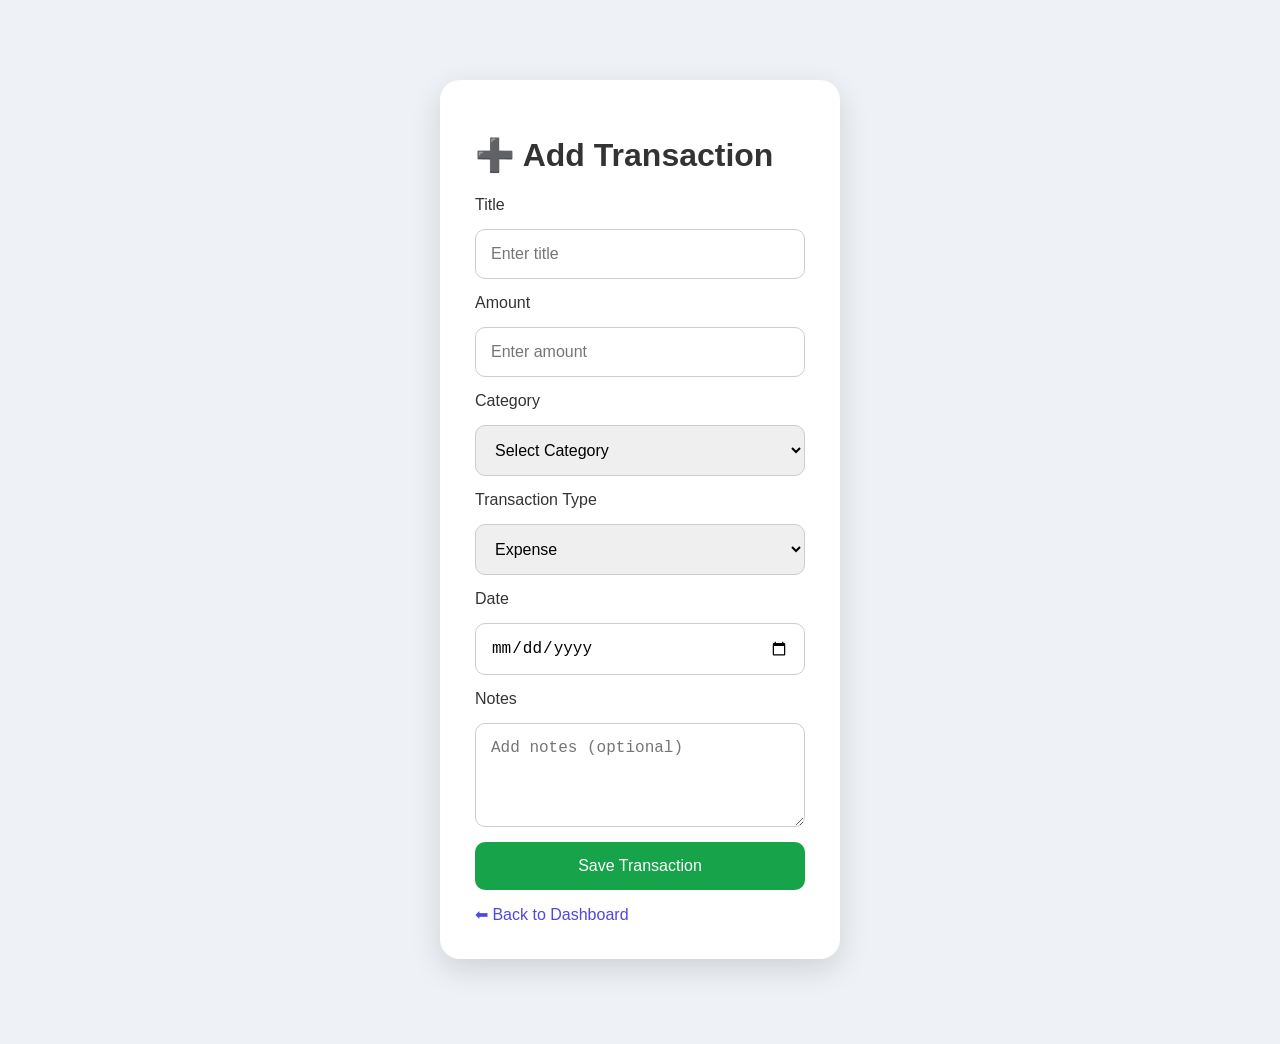
<file: templates/add_expense.html>
<!DOCTYPE html>
<html>
<head>
<title>Add Transaction</title>
<link rel="stylesheet" href="/static/style.css">
</head>
<body>
<div class="form-container">
<h1>➕ Add Transaction</h1>
<form method="POST">
<label>
Title
</label>
<input 
type="text"
name="title"
placeholder="Enter title"
required>
<label>
Amount
</label>
<input
type="number"
name="amount"
placeholder="Enter amount"
min="1"
required>
<label>
Category
</label>
<select name="category" required>
<option value="">
Select Category
</option>
<option value="Food">
Food
</option>
<option value="Travel">
Travel
</option>
<option value="Shopping">
Shopping
</option>
<option value="Education">
Education
</option>
<option value="Bills">
Bills
</option>
<option value="Entertainment">
Entertainment
</option>
<option value="Other">
Other
</option>
</select>
<label>
Transaction Type
</label>
<select name="type" required>
<option value="Expense">
Expense
</option>
<option value="Income">
Income
</option>
</select>
<label>
Date
</label>
<input
type="date"
name="date"
required>
<label>
Notes
</label>
<textarea
name="notes"
placeholder="Add notes (optional)"
rows="4"></textarea>
<button class="save-btn">
Save Transaction
</button>
<a class="back-btn" href="/">
⬅ Back to Dashboard
</a>
</form>
</div>
</body>
</html>
</file>
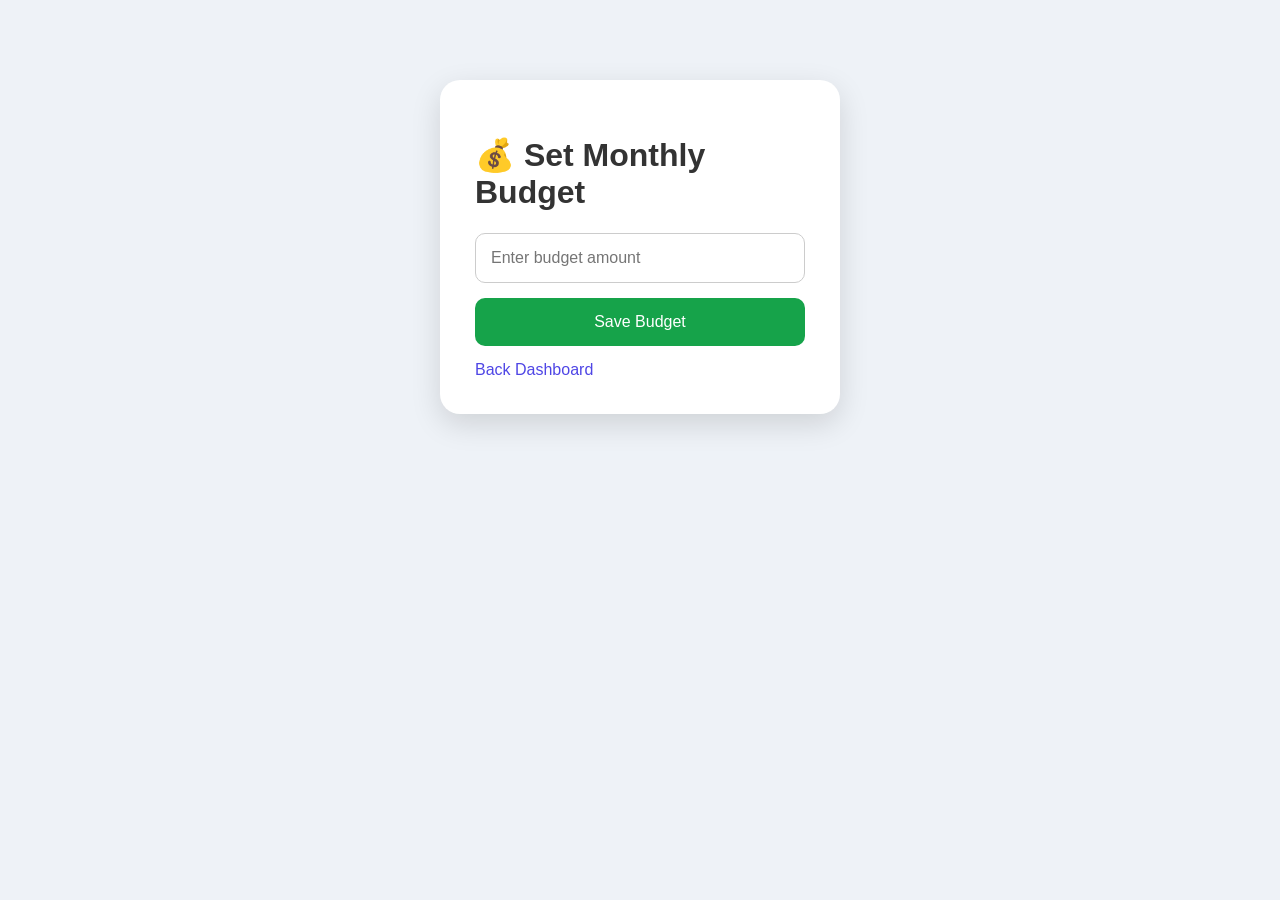
<file: templates/budget.html>
<!DOCTYPE html>
<html>
<head>
<title>Budget</title>
<link rel="stylesheet" href="/static/style.css">
</head>
<body>
<div class="form-container">
<h1>💰 Set Monthly Budget</h1>
<form method="POST">
<input
type="number"
name="amount"
placeholder="Enter budget amount"
required>
<button class="save-btn">
Save Budget
</button>
<a href="/">
Back Dashboard
</a>
</form>
</div>
</body>
</html>
</file>
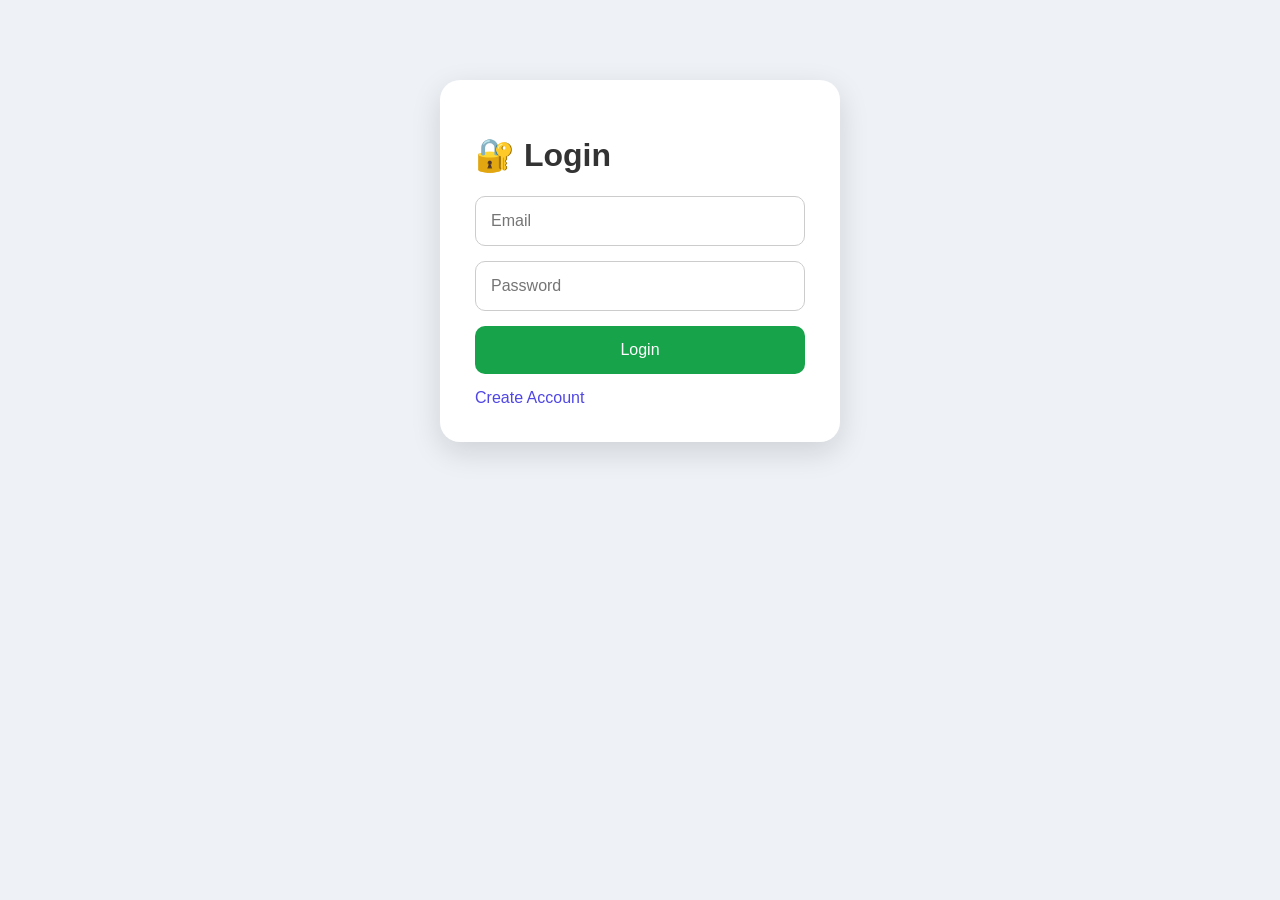
<file: templates/login.html>
<!DOCTYPE html>
<html>
<head>
<title>Login</title>
<link rel="stylesheet" href="/static/style.css">
</head>
<body>
<div class="form-container">
<h1>🔐 Login</h1>
<form method="POST">
<input
name="email"
placeholder="Email"
required>
<input
type="password"
name="password"
placeholder="Password"
required>
<button class="save-btn">
Login
</button>
<a href="/register">
Create Account
</a>
</form>
</div>
</body>
</html>
</file>
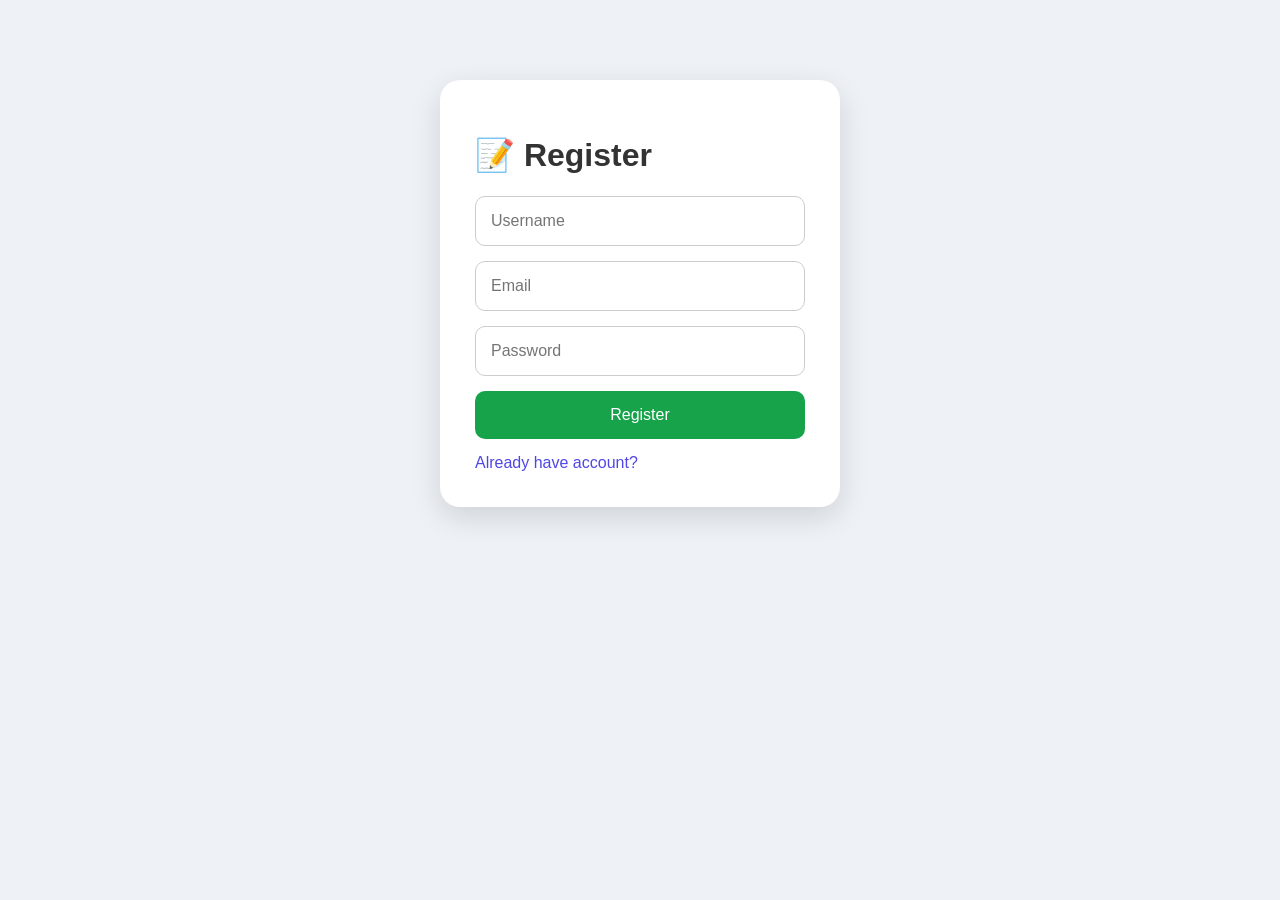
<file: templates/register.html>
<!DOCTYPE html>
<html>
<head>
<title>Register</title>
<link rel="stylesheet" href="/static/style.css">
</head>
<body>
<div class="form-container">
<h1>📝 Register</h1>
<form method="POST">
<input
name="username"
placeholder="Username"
required>
<input
name="email"
placeholder="Email"
required>
<input
type="password"
name="password"
placeholder="Password"
required>
<button class="save-btn">
Register
</button>
<a href="/login">
Already have account?
</a>
</form>
</div>
</body>
</html>
</file>
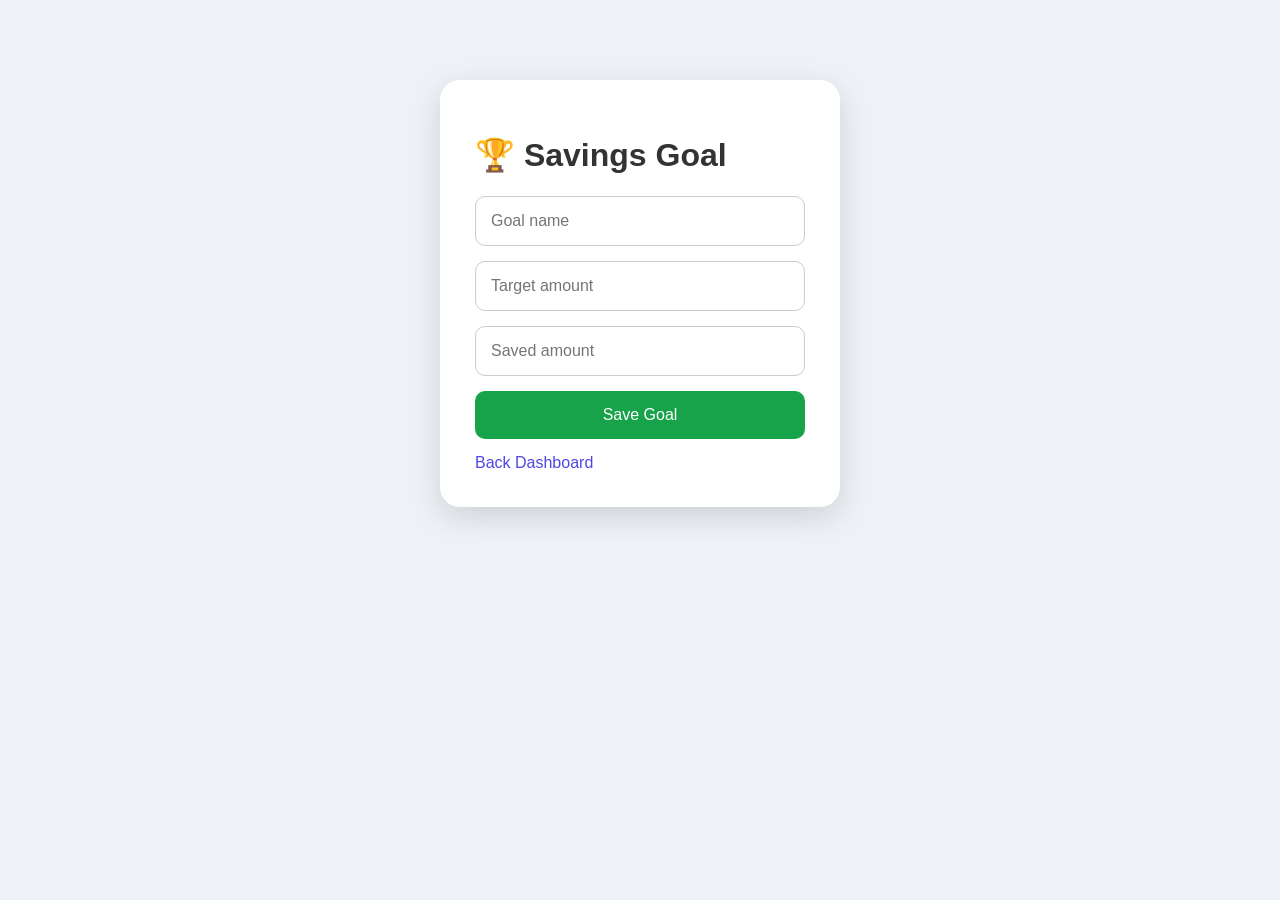
<file: templates/savings.html>
<!DOCTYPE html>
<html>
<head>
<title>Savings Goal</title>
<link rel="stylesheet" href="/static/style.css">
</head>
<body>
<div class="form-container">
<h1>🏆 Savings Goal</h1>
<form method="POST">
<input
name="goal"
placeholder="Goal name"
required>
<input
name="target"
type="number"
placeholder="Target amount"
required>
<input
name="saved"
type="number"
placeholder="Saved amount"
required>
<button class="save-btn">
Save Goal
</button>
<a href="/">
Back Dashboard
</a>
</form>
</div>
</body>
</html>
</file>
<file: static/style.css>
*{
box-sizing:border-box;
}
body{
margin:0;
font-family:'Segoe UI',Arial;
background:#eef2f7;
color:#333;
}
.container{
width:90%;
margin:auto;
padding:30px;
}
.header{
display:flex;
justify-content:space-between;
align-items:center;
}
.header h1{
font-size:32px;
}
button{
border:none;
cursor:pointer;
}
.add-btn{
background:#4f46e5;
color:white;
padding:14px 25px;
border-radius:10px;
font-size:16px;
}
.cards{
display:grid;
grid-template-columns:repeat(3,1fr);
gap:20px;
margin-top:30px;
}
.card{
background:white;
padding:25px;
border-radius:20px;
box-shadow:0 10px 25px #0001;
}
.card h3{
color:#666;
}
.card h1{
color:#4f46e5;
}
.chart-box,
.table-box{
background:white;
margin-top:30px;
padding:25px;
border-radius:20px;
box-shadow:0 10px 25px #0001;
}
canvas{
max-height:300px;
}
table{
width:100%;
border-collapse:collapse;
}
th{
background:#4f46e5;
color:white;
padding:15px;
}
td{
padding:15px;
border-bottom:1px solid #ddd;
}
.money{
font-weight:bold;
color:#16a34a;
}
.tag{
background:#e0e7ff;
padding:6px 12px;
border-radius:20px;
}
.form-container{
width:400px;
margin:80px auto;
background:white;
padding:35px;
border-radius:20px;
box-shadow:0 10px 30px #0002;
}
form{
display:flex;
flex-direction:column;
gap:15px;
}
input,select,textarea{
padding:15px;
border-radius:10px;
border:1px solid #ccc;
font-size:16px;
}
.save-btn{
background:#16a34a;
color:white;
padding:15px;
border-radius:10px;
font-size:16px;
}
a{
text-decoration:none;
color:#4f46e5;
}
.edit{
background:#2563eb;
color:white;
padding:8px 14px;
border-radius:8px;
margin-right:5px;
}
.delete{
background:#dc2626;
color:white;
padding:8px 14px;
border-radius:8px;
}
.report-btn{
background:#f59e0b;
color:white;
padding:14px 25px;
border-radius:10px;
}
@media(max-width:800px){
.cards{
grid-template-columns:1fr;
}
.header{
flex-direction:column;
gap:20px;
}
.form-container{
width:90%;
}
}
/* SEARCH FEATURE */
.search-container{
background:white;
padding:20px;
border-radius:20px;
margin-bottom:25px;
box-shadow:0 10px 25px #0001;
}
.search-box{
display:flex;
gap:10px;
}
.search-box input{
flex:1;
padding:14px;
border-radius:10px;
border:1px solid #ccc;
font-size:16px;
}
.search-btn{
background:#4f46e5;
color:white;
padding:14px 25px;
border-radius:10px;
}
.search-btn:hover{
background:#3730a3;
}
@media(max-width:700px){
.search-box{
flex-direction:column;
}
}
.search-box select{
padding:14px;
border-radius:10px;
border:1px solid #ccc;
font-size:15px;
background:white;
}
.header-buttons{
display:flex;
gap:12px;
}
.pdf-btn{
background:#dc2626;
color:white;
padding:14px 20px;
border-radius:10px;
}
.csv-btn{
background:#16a34a;
color:white;
padding:14px 20px;
border-radius:10px;
}
.pdf-btn:hover,
.csv-btn:hover{
transform:translateY(-2px);
}
.header-buttons{
display:flex;
gap:12px;
}
.pdf-btn{
background:#dc2626;
color:white;
padding:14px 20px;
border-radius:10px;
}
.csv-btn{
background:#16a34a;
color:white;
padding:14px 20px;
border-radius:10px;
}
.pdf-btn:hover,
.csv-btn:hover{
transform:translateY(-2px);
}
.budget-box{
background:white;
padding:25px;
margin-top:30px;
border-radius:20px;
box-shadow:0 10px 25px #0001;
}
.warning{
background:#fee2e2;
color:#dc2626;
padding:15px;
border-radius:10px;
font-weight:bold;
margin:15px 0;
}
.profile-area{
display:flex;
align-items:center;
gap:15px;
}
.profile-btn{
background:#e0e7ff;
padding:12px 18px;
border-radius:20px;
color:#4f46e5;
font-weight:bold;
}
.profile-btn:hover{
background:#c7d2fe;
}
/* =========================
   MOBILE RESPONSIVE DESIGN
========================= */
@media(max-width:768px){
body{
    overflow-x:hidden;
}
/* main container */
.container{
    width:100%;
    padding:15px;
}
/* HEADER */
.header{
    flex-direction:column;
    align-items:center;
    gap:20px;
    text-align:center;

}
.header h1{
    font-size:26px;

}
.header-buttons{
    width:100%;
    justify-content:center;
    flex-wrap:wrap;
}
.header-buttons button,
.profile-btn{
    padding:10px 15px;
    font-size:14px;
}
/* SEARCH */
.search-container{
    padding:10px;
}
.search-box{
    flex-direction:column;
    gap:12px;
}
.search-box input,
.search-box select,
.search-btn{
    width:100%;
    height:45px;
}
/* CARDS */
.cards{
    grid-template-columns:1fr;
    gap:15px;
}
.card{
    text-align:center;
    padding:20px;
}
.card h1{
    font-size:28px;
}
/* BUDGET */
.budget-box{
    padding:20px;
    text-align:center;
}
/* CHART */
.chart-box{
    padding:15px;
}
canvas{
    max-width:100%;
    height:auto!important;
}
/* TABLE */
.table-box{
    overflow-x:auto;
}
table{
    min-width:700px;
}
/* FORM */
.form-container{
    width:95%;
    margin:30px auto;
    padding:25px;
}
input,
select,
textarea{
    width:100%;
}
/* BUTTONS */
.add-btn,
.pdf-btn,
.csv-btn,
.delete{
    border-radius:15px;
}
/* hide horizontal scroll */
html,body{
    max-width:100%;
    overflow-x:hidden;
}
}
/* SMALL PHONES */
@media(max-width:420px){
.header h1{
    font-size:22px;
}
.profile-btn{
    width:100%;
    display:block;
}
.card h3{
    font-size:16px;
}
.card h1{
    font-size:24px;
}
table{
    font-size:13px;
}
}
/* =====================
   DARK MODE
===================== */
.dark{
background:#111827;
color:white;
}
.dark .card,
.dark .chart-box,
.dark .table-box,
.dark .budget-box,
.dark .form-container{
background:#1f2937;
color:white;
box-shadow:0 10px 25px #0005;
}
.dark h1,
.dark h2,
.dark h3,
.dark p{
color:white;
}
.dark input,
.dark select,
.dark textarea{
background:#374151;
color:white;
border:1px solid #555;
}
.dark table{
color:white;
}
.dark td{
border-color:#444;
}
.dark th{
background:#312e81;
}
.dark .tag{
background:#312e81;
color:white;
}
.dark-btn{
background:#111827;
color:white;
padding:12px 18px;
border-radius:12px;
font-size:15px;
}
.dark-btn:hover{
transform:scale(1.05);
}
.progress{
height:20px;
background:#ddd;
border-radius:20px;
overflow:hidden;
}
.progress-fill{
height:100%;
background:#4f46e5;
border-radius:20px;
}
.budget-box{
background:white;
padding:25px;
border-radius:20px;
margin-top:25px;
box-shadow:0 10px 25px #0002;
}
.budget-alert {
    background-color: #fff3cd;
    color: #856404;
    border: 1px solid #ffeeba;
    padding: 15px;
    border-radius: 8px;
    margin-bottom: 15px;
    font-size: 16px;
    line-height: 1.6;
}
.spending-tip {
    background-color: #e7f3fe;
    color: #084298;
    border: 1px solid #b6d4fe;
    padding: 15px;
    border-radius: 8px;
    margin-bottom: 15px;
    font-size: 16px;
    line-height: 1.6;
}
.hamburger {
    display: none;
    background-color: #6a4cff;
    color: white;
    border: none;
    padding: 10px 15px;
    border-radius: 6px;
    font-size: 16px;
    cursor: pointer;
}
@media (max-width: 768px) {
    .hamburger {
        display: block;
    }
    .header-buttons {
        display: none;
        flex-direction: column;
        width: 100%;
        margin-top: 10px;
    }
    .header-buttons.show {
        display: flex;
    }
    .header-buttons a, .header-buttons button {
        width: 100%;
        margin: 5px 0;
    }
}
</file>
